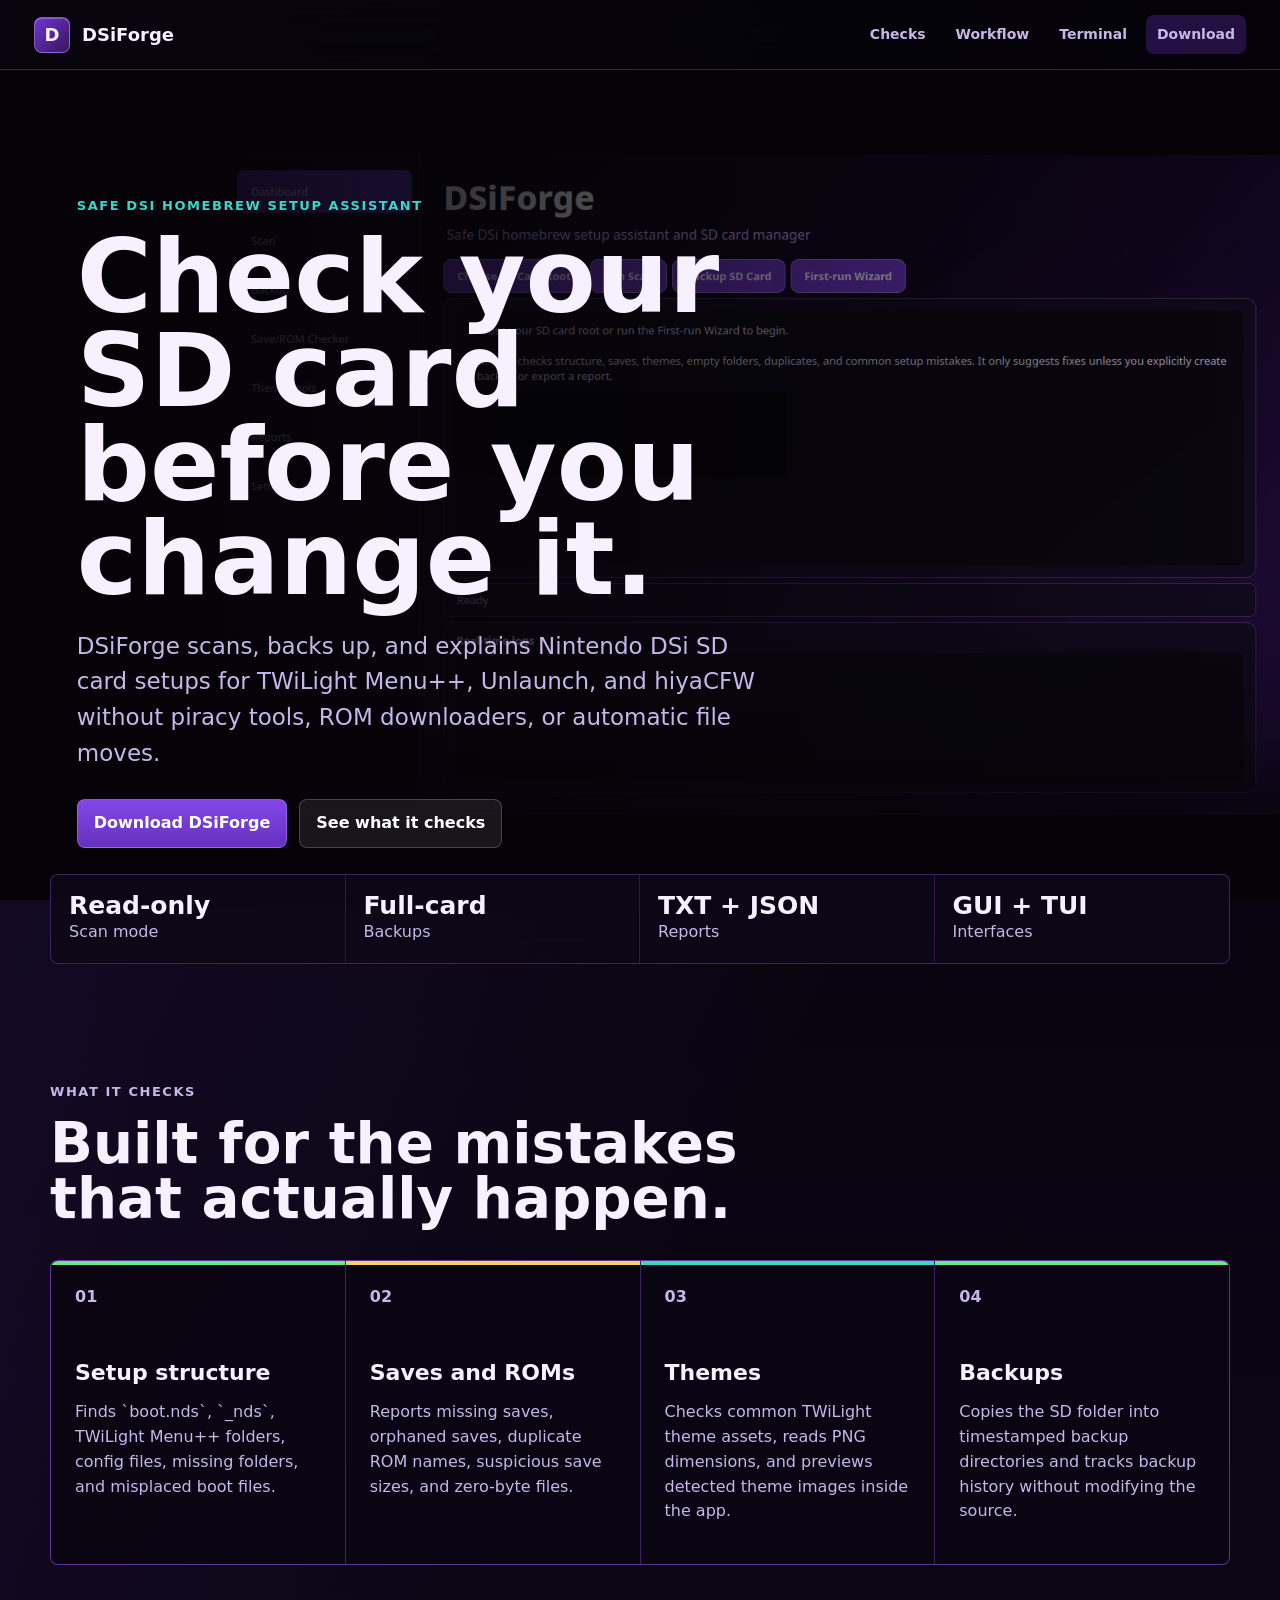
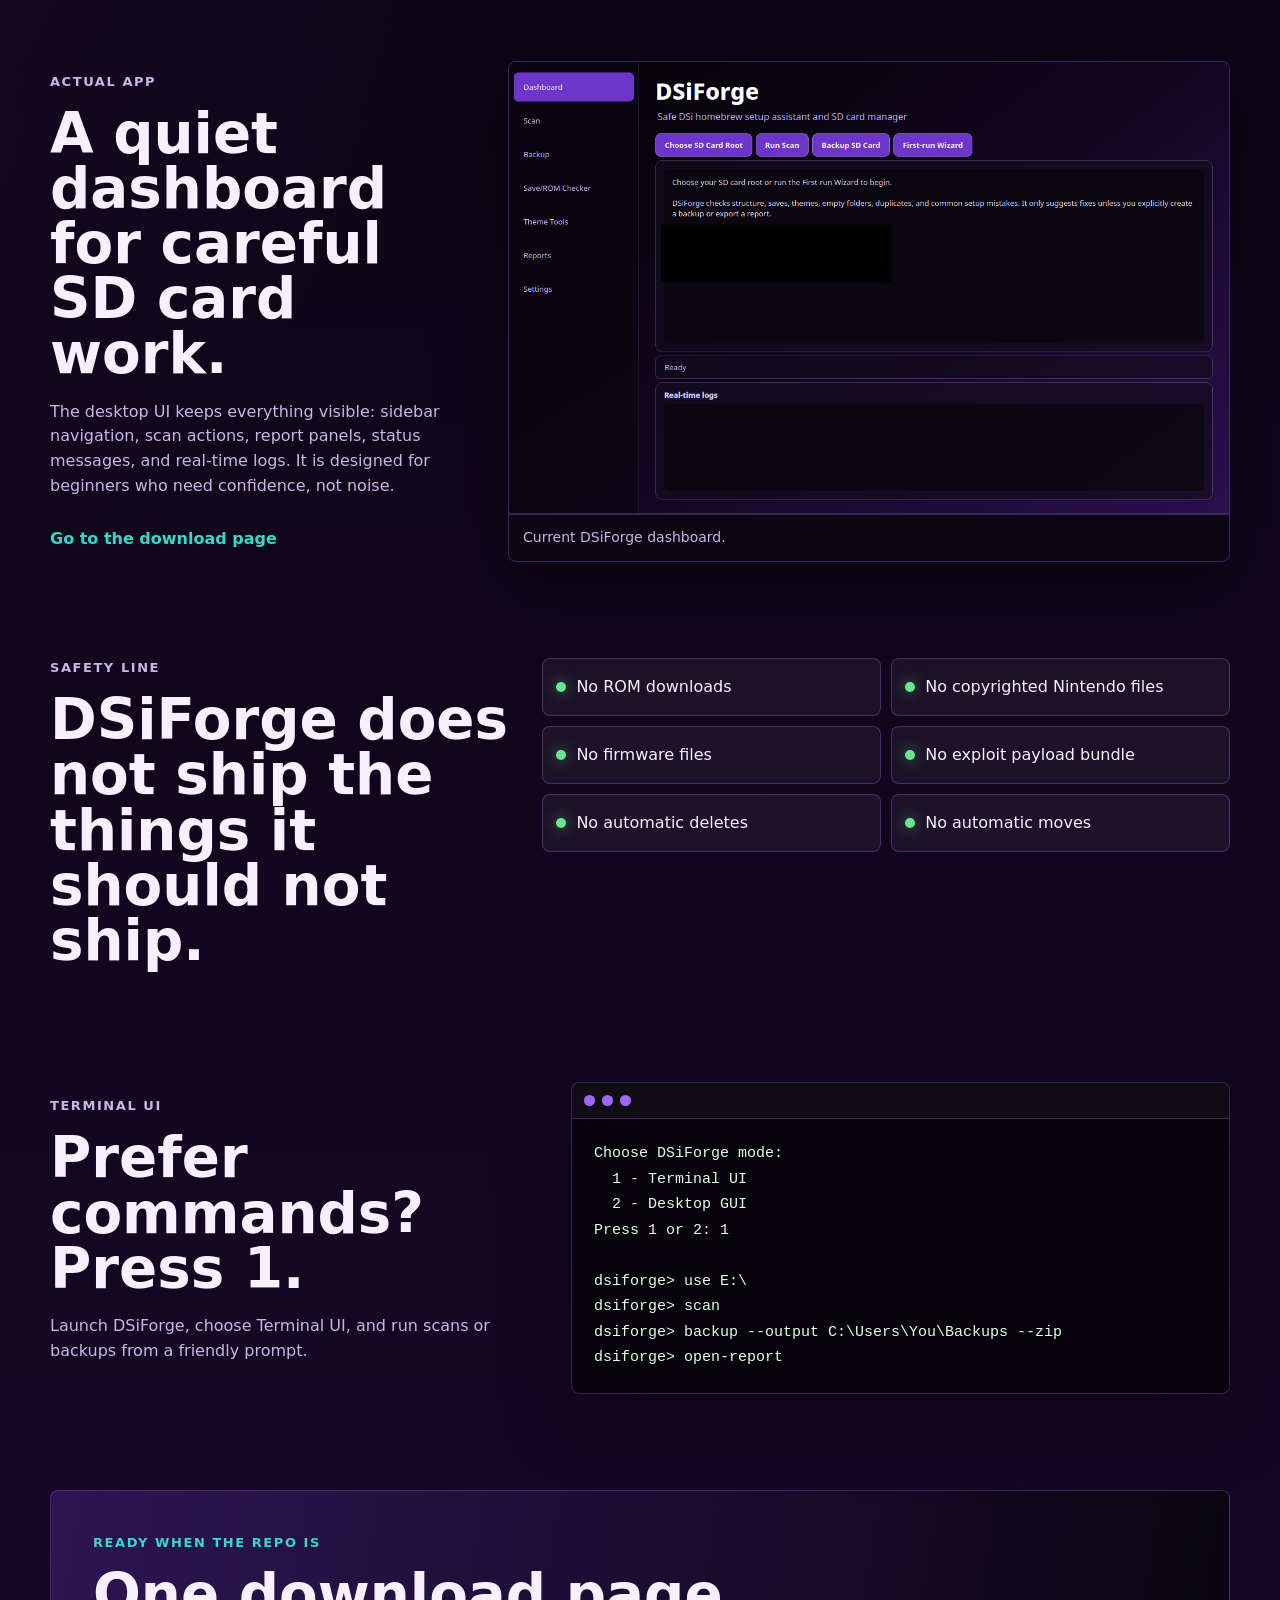
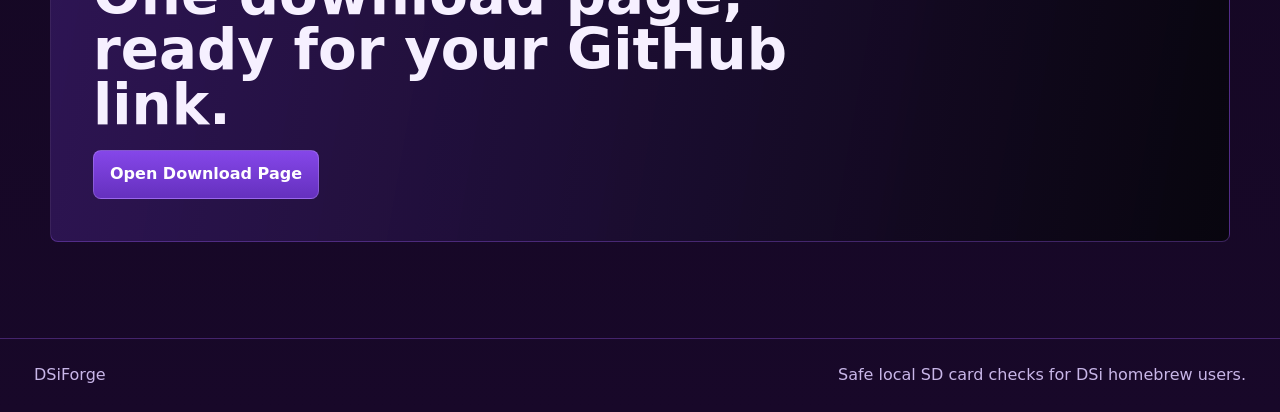
<file: index.html>
<!doctype html>
<html lang="en">
  <head>
    <meta charset="utf-8">
    <meta name="viewport" content="width=device-width, initial-scale=1">
    <title>DSiForge | Safe DSi SD Card Assistant</title>
    <meta
      name="description"
      content="DSiForge is a safe desktop app and terminal tool for checking, backing up, and organizing Nintendo DSi SD cards for homebrew setups."
    >
    <link rel="stylesheet" href="styles.css">
  </head>
  <body>
    <header class="site-header">
      <a class="brand" href="index.html" aria-label="DSiForge home">
        <span class="brand-mark">D</span>
        <span>DSiForge</span>
      </a>
      <nav class="nav" aria-label="Primary navigation">
        <a href="#checks">Checks</a>
        <a href="#workflow">Workflow</a>
        <a href="#terminal">Terminal</a>
        <a class="nav-download" href="download.html">Download</a>
      </nav>
    </header>

    <main>
      <section class="hero hero-home">
        <div class="hero-shade"></div>
        <div class="hero-content">
          <p class="eyebrow">Safe DSi homebrew setup assistant</p>
          <h1>Check your SD card before you change it.</h1>
          <p class="lede">
            DSiForge scans, backs up, and explains Nintendo DSi SD card setups for TWiLight Menu++, Unlaunch, and hiyaCFW without piracy tools, ROM downloaders, or automatic file moves.
          </p>
          <div class="hero-actions">
            <a class="button primary" href="download.html">Download DSiForge</a>
            <a class="button secondary" href="#checks">See what it checks</a>
          </div>
        </div>
      </section>

      <section class="trust-strip" aria-label="Safety highlights">
        <div><strong>Read-only</strong><span>Scan mode</span></div>
        <div><strong>Full-card</strong><span>Backups</span></div>
        <div><strong>TXT + JSON</strong><span>Reports</span></div>
        <div><strong>GUI + TUI</strong><span>Interfaces</span></div>
      </section>

      <section id="checks" class="section section-tight">
        <div class="section-kicker">
          <p class="eyebrow">What it checks</p>
          <h2>Built for the mistakes that actually happen.</h2>
        </div>
        <div class="check-board">
          <article class="check-item good">
            <span>01</span>
            <h3>Setup structure</h3>
            <p>Finds `boot.nds`, `_nds`, TWiLight Menu++ folders, config files, missing folders, and misplaced boot files.</p>
          </article>
          <article class="check-item warn">
            <span>02</span>
            <h3>Saves and ROMs</h3>
            <p>Reports missing saves, orphaned saves, duplicate ROM names, suspicious save sizes, and zero-byte files.</p>
          </article>
          <article class="check-item info">
            <span>03</span>
            <h3>Themes</h3>
            <p>Checks common TWiLight theme assets, reads PNG dimensions, and previews detected theme images inside the app.</p>
          </article>
          <article class="check-item good">
            <span>04</span>
            <h3>Backups</h3>
            <p>Copies the SD folder into timestamped backup directories and tracks backup history without modifying the source.</p>
          </article>
        </div>
      </section>

      <section id="workflow" class="section app-showcase">
        <div class="showcase-copy">
          <p class="eyebrow">Actual app</p>
          <h2>A quiet dashboard for careful SD card work.</h2>
          <p>
            The desktop UI keeps everything visible: sidebar navigation, scan actions, report panels, status messages, and real-time logs. It is designed for beginners who need confidence, not noise.
          </p>
          <a class="text-link" href="download.html">Go to the download page</a>
        </div>
        <figure class="screenshot-frame">
          <img src="assets/dsiforgemenu.png" alt="DSiForge dashboard screenshot">
          <figcaption>Current DSiForge dashboard.</figcaption>
        </figure>
      </section>

      <section id="safety" class="section safety-panel">
        <div>
          <p class="eyebrow">Safety line</p>
          <h2>DSiForge does not ship the things it should not ship.</h2>
        </div>
        <div class="safety-grid">
          <div><span class="status ok"></span>No ROM downloads</div>
          <div><span class="status ok"></span>No copyrighted Nintendo files</div>
          <div><span class="status ok"></span>No firmware files</div>
          <div><span class="status ok"></span>No exploit payload bundle</div>
          <div><span class="status ok"></span>No automatic deletes</div>
          <div><span class="status ok"></span>No automatic moves</div>
        </div>
      </section>

      <section id="terminal" class="section terminal-layout">
        <div class="section-kicker">
          <p class="eyebrow">Terminal UI</p>
          <h2>Prefer commands? Press 1.</h2>
          <p>Launch DSiForge, choose Terminal UI, and run scans or backups from a friendly prompt.</p>
        </div>
        <div class="terminal-window">
          <div class="terminal-bar"><span></span><span></span><span></span></div>
          <pre><code>Choose DSiForge mode:
  1 - Terminal UI
  2 - Desktop GUI
Press 1 or 2: 1

dsiforge&gt; use E:\
dsiforge&gt; scan
dsiforge&gt; backup --output C:\Users\You\Backups --zip
dsiforge&gt; open-report</code></pre>
        </div>
      </section>

      <section class="final-cta">
        <p class="eyebrow">Ready when the repo is</p>
        <h2>One download page, ready for your GitHub link.</h2>
        <a class="button primary" href="download.html">Open Download Page</a>
      </section>
    </main>

    <footer class="site-footer">
      <span>DSiForge</span>
      <span>Safe local SD card checks for DSi homebrew users.</span>
    </footer>

    <script src="script.js"></script>
  </body>
</html>
</file>
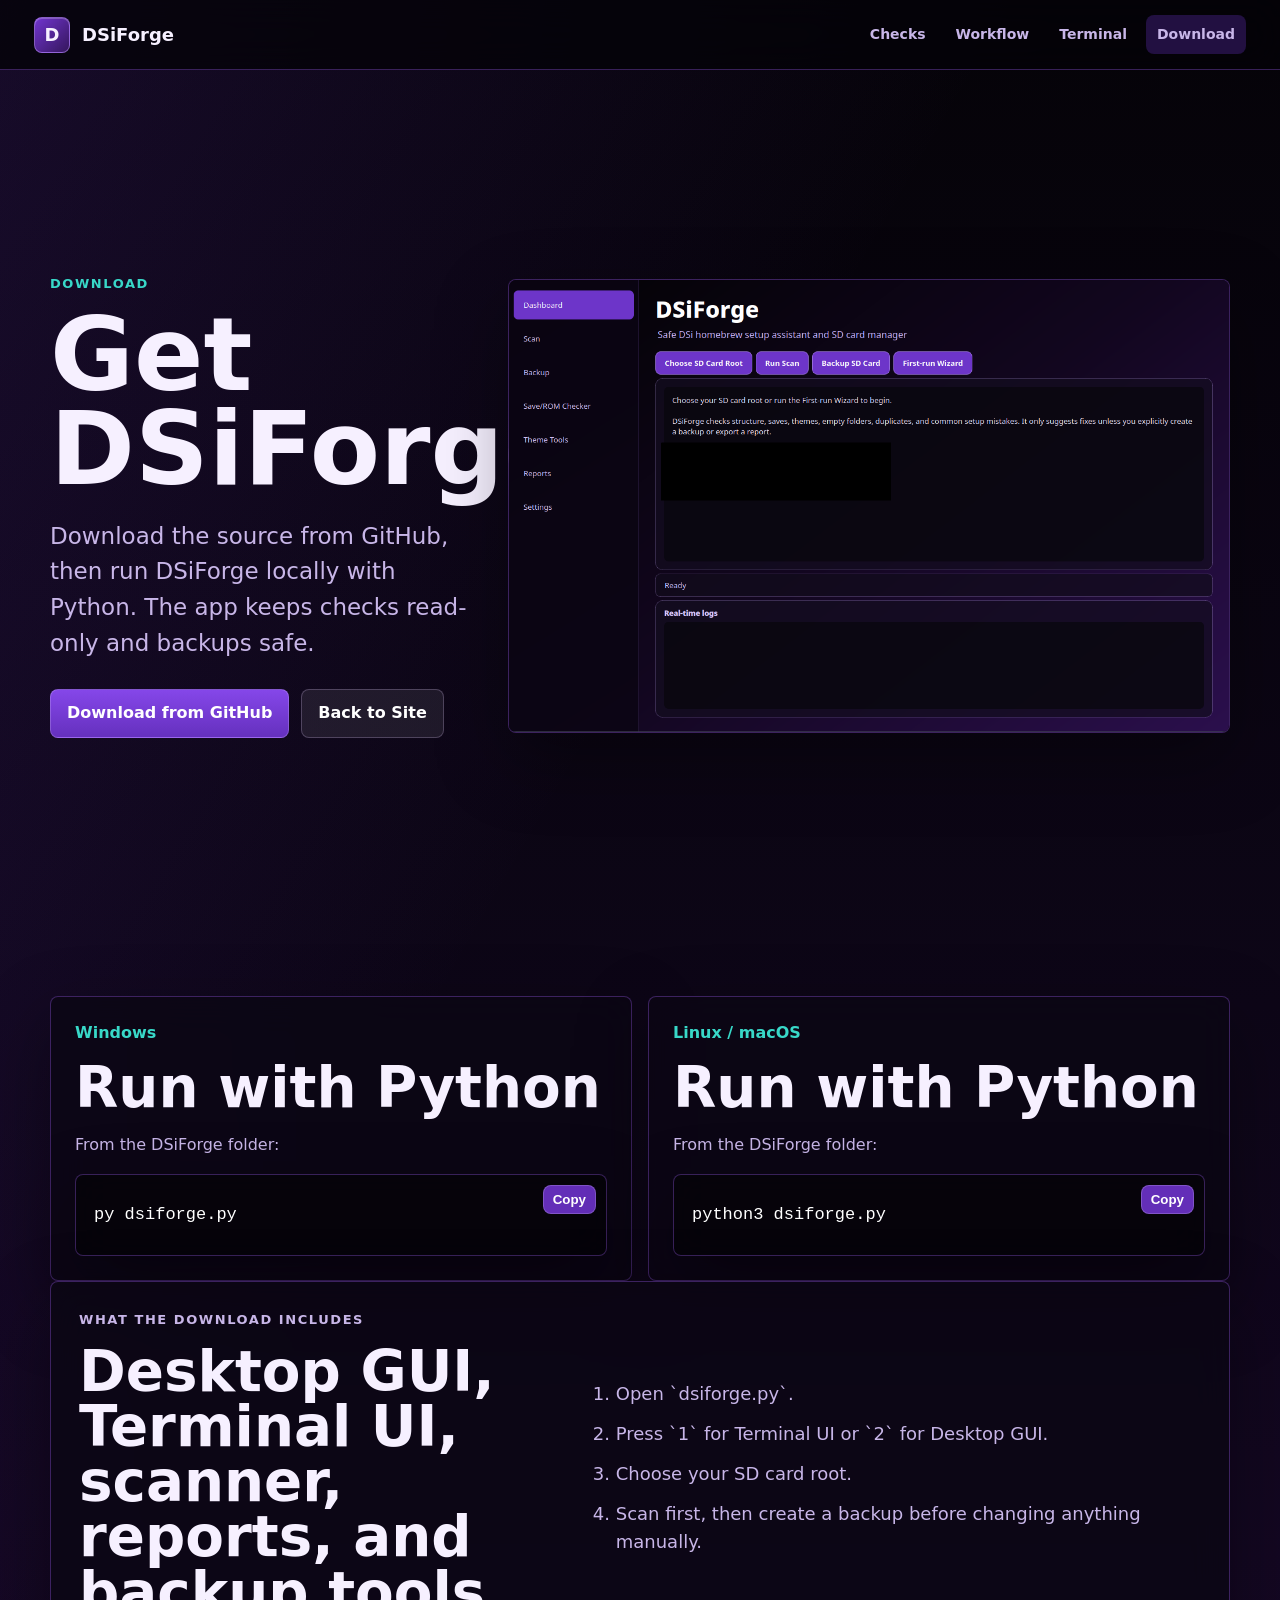
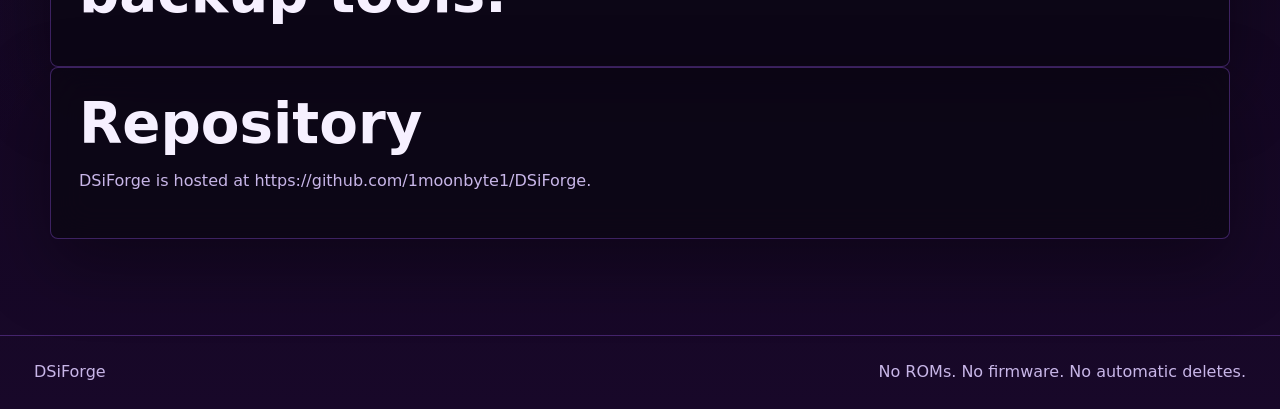
<file: download.html>
<!doctype html>
<html lang="en">
  <head>
    <meta charset="utf-8">
    <meta name="viewport" content="width=device-width, initial-scale=1">
    <title>Download DSiForge</title>
    <meta name="description" content="Download and run DSiForge, a safe DSi SD card checker and backup assistant.">
    <link rel="stylesheet" href="styles.css">
  </head>
  <body>
    <header class="site-header">
      <a class="brand" href="index.html" aria-label="DSiForge home">
        <span class="brand-mark">D</span>
        <span>DSiForge</span>
      </a>
      <nav class="nav" aria-label="Primary navigation">
        <a href="index.html#checks">Checks</a>
        <a href="index.html#workflow">Workflow</a>
        <a href="index.html#terminal">Terminal</a>
        <a class="nav-download" href="download.html">Download</a>
      </nav>
    </header>

    <main>
      <section class="download-hero">
        <div>
          <p class="eyebrow">Download</p>
          <h1>Get DSiForge</h1>
          <p class="lede">
            Download the source from GitHub, then run DSiForge locally with Python. The app keeps checks read-only and backups safe.
          </p>
          <div class="hero-actions">
            <a class="button primary download-link" href="#" data-download-button>Download from GitHub</a>
            <a class="button secondary" href="index.html">Back to Site</a>
          </div>
        </div>
        <figure class="download-preview">
          <img src="assets/dsiforgemenu.png" alt="DSiForge app dashboard">
        </figure>
      </section>

      <section class="section install-grid">
        <article class="install-card">
          <span>Windows</span>
          <h2>Run with Python</h2>
          <p>From the DSiForge folder:</p>
          <div class="command-card">
            <button class="copy-button" data-copy="py dsiforge.py">Copy</button>
            <code>py dsiforge.py</code>
          </div>
        </article>
        <article class="install-card">
          <span>Linux / macOS</span>
          <h2>Run with Python</h2>
          <p>From the DSiForge folder:</p>
          <div class="command-card">
            <button class="copy-button" data-copy="python dsiforge.py">Copy</button>
            <code>python3 dsiforge.py</code>
          </div>
        </article>
      </section>

      <section class="section release-panel">
        <div>
          <p class="eyebrow">What the download includes</p>
          <h2>Desktop GUI, Terminal UI, scanner, reports, and backup tools.</h2>
        </div>
        <ol class="release-list">
          <li>Open `dsiforge.py`.</li>
          <li>Press `1` for Terminal UI or `2` for Desktop GUI.</li>
          <li>Choose your SD card root.</li>
          <li>Scan first, then create a backup before changing anything manually.</li>
        </ol>
      </section>

      <section class="section pending-link">
        <h2>Repository</h2>
        <p>
          DSiForge is hosted at https://github.com/1moonbyte1/DSiForge.
        </p>
      </section>
    </main>

    <footer class="site-footer">
      <span>DSiForge</span>
      <span>No ROMs. No firmware. No automatic deletes.</span>
    </footer>

    <script src="script.js"></script>
  </body>
</html>
</file>
<file: styles.css>
:root {
  color-scheme: dark;
  --bg: #050308;
  --bg-2: #10071b;
  --panel: rgba(12, 7, 20, 0.82);
  --panel-2: rgba(25, 12, 42, 0.86);
  --line: rgba(156, 91, 241, 0.34);
  --line-strong: rgba(194, 151, 255, 0.52);
  --text: #f6f0ff;
  --muted: #c8b6e8;
  --purple: #7436d6;
  --purple-hot: #9f67ff;
  --green: #67e88f;
  --yellow: #f7d060;
  --red: #ff6b7a;
  --cyan: #38d8c8;
}

* {
  box-sizing: border-box;
}

html {
  scroll-behavior: smooth;
}

body {
  margin: 0;
  min-width: 320px;
  background:
    linear-gradient(120deg, rgba(116, 54, 214, 0.16), transparent 42%),
    linear-gradient(180deg, #050308 0%, #0d0617 50%, #180829 100%);
  color: var(--text);
  font-family: Inter, ui-sans-serif, system-ui, -apple-system, BlinkMacSystemFont, "Segoe UI", sans-serif;
  line-height: 1.55;
}

a {
  color: inherit;
  text-decoration: none;
}

code,
pre {
  font-family: "Cascadia Code", "SFMono-Regular", Consolas, monospace;
}

.site-header {
  position: sticky;
  top: 0;
  z-index: 20;
  display: flex;
  align-items: center;
  justify-content: space-between;
  min-height: 70px;
  padding: 0 34px;
  background: rgba(5, 3, 8, 0.78);
  border-bottom: 1px solid var(--line);
  backdrop-filter: blur(18px);
}

.brand,
.nav,
.hero-actions {
  display: flex;
  align-items: center;
}

.brand {
  gap: 12px;
  font-size: 18px;
  font-weight: 850;
}

.brand-mark {
  display: grid;
  width: 36px;
  height: 36px;
  place-items: center;
  border: 1px solid var(--line-strong);
  border-radius: 8px;
  background: linear-gradient(135deg, #7135cf, #35165d);
  box-shadow: inset 0 1px 0 rgba(255, 255, 255, 0.22);
}

.nav {
  gap: 8px;
}

.nav a {
  padding: 9px 11px;
  border-radius: 8px;
  color: var(--muted);
  font-size: 14px;
  font-weight: 650;
}

.nav a:hover,
.nav-download {
  background: rgba(116, 54, 214, 0.28);
  color: white;
}

.hero {
  position: relative;
  min-height: calc(100vh - 70px);
  display: grid;
  align-items: end;
  padding: 8vw 6vw 52px;
  overflow: hidden;
}

.hero-home {
  background:
    linear-gradient(90deg, rgba(5, 3, 8, 0.95) 0%, rgba(5, 3, 8, 0.76) 38%, rgba(5, 3, 8, 0.16) 100%),
    linear-gradient(0deg, rgba(5, 3, 8, 0.95) 0%, rgba(5, 3, 8, 0.12) 36%),
    url("assets/dsiforgemenu.png") center right / min(82vw, 1240px) auto no-repeat,
    #050308;
}

.hero-shade {
  position: absolute;
  inset: auto 0 0;
  height: 18vh;
  background: linear-gradient(0deg, #050308, transparent);
  pointer-events: none;
}

.hero-content {
  position: relative;
  z-index: 1;
  width: min(760px, 100%);
}

.eyebrow {
  margin: 0 0 14px;
  color: var(--cyan);
  font-size: 13px;
  font-weight: 850;
  letter-spacing: 0.12em;
  text-transform: uppercase;
}

h1,
h2,
h3,
p {
  margin-top: 0;
}

h1 {
  margin-bottom: 22px;
  max-width: 900px;
  font-size: clamp(48px, 8vw, 106px);
  line-height: 0.92;
  letter-spacing: 0;
}

h2 {
  margin-bottom: 18px;
  font-size: clamp(31px, 4.4vw, 62px);
  line-height: 0.98;
  letter-spacing: 0;
}

h3 {
  margin-bottom: 10px;
  font-size: 22px;
}

.lede {
  max-width: 690px;
  color: var(--muted);
  font-size: clamp(18px, 2vw, 23px);
}

.hero-actions {
  flex-wrap: wrap;
  gap: 12px;
  margin-top: 28px;
}

.button,
.copy-button {
  border: 1px solid rgba(227, 205, 255, 0.24);
  border-radius: 8px;
  cursor: pointer;
  font-weight: 850;
  transition: transform 160ms ease, border-color 160ms ease, background 160ms ease;
}

.button {
  display: inline-flex;
  align-items: center;
  min-height: 46px;
  padding: 11px 16px;
}

.button:hover,
.copy-button:hover {
  transform: translateY(-1px);
  border-color: rgba(236, 221, 255, 0.55);
}

.button:active,
.copy-button:active {
  transform: translateY(1px);
}

.primary {
  background: linear-gradient(180deg, #8547e9, #6530be);
  color: white;
}

.secondary {
  background: rgba(255, 255, 255, 0.08);
  color: white;
}

.trust-strip {
  display: grid;
  grid-template-columns: repeat(4, 1fr);
  width: min(1180px, calc(100% - 40px));
  margin: -26px auto 0;
  border: 1px solid var(--line);
  border-radius: 8px;
  background: rgba(14, 8, 23, 0.92);
  backdrop-filter: blur(18px);
  position: relative;
  z-index: 2;
}

.trust-strip div {
  display: grid;
  gap: 2px;
  padding: 18px;
  border-right: 1px solid rgba(156, 91, 241, 0.22);
}

.trust-strip div:last-child {
  border-right: 0;
}

.trust-strip strong {
  font-size: 25px;
  line-height: 1;
}

.trust-strip span,
.section p,
.check-item p,
.install-card p,
.pending-link p {
  color: var(--muted);
}

.section {
  width: min(1180px, calc(100% - 40px));
  margin: 0 auto;
  padding: 96px 0 0;
}

.section-tight {
  padding-top: 118px;
}

.section-kicker {
  max-width: 820px;
}

.check-board {
  display: grid;
  grid-template-columns: repeat(4, 1fr);
  gap: 1px;
  margin-top: 34px;
  overflow: hidden;
  border: 1px solid var(--line);
  border-radius: 8px;
  background: var(--line);
}

.check-item {
  min-height: 290px;
  padding: 24px;
  background: rgba(9, 5, 15, 0.96);
}

.check-item span {
  display: inline-block;
  margin-bottom: 46px;
  color: var(--muted);
  font-weight: 850;
}

.check-item.good {
  box-shadow: inset 0 4px 0 var(--green);
}

.check-item.warn {
  box-shadow: inset 0 4px 0 var(--yellow);
}

.check-item.info {
  box-shadow: inset 0 4px 0 var(--cyan);
}

.app-showcase,
.terminal-layout,
.download-hero,
.release-panel {
  display: grid;
  grid-template-columns: minmax(0, 0.74fr) minmax(420px, 1.26fr);
  gap: 34px;
  align-items: center;
}

.showcase-copy {
  max-width: 540px;
}

.text-link {
  display: inline-flex;
  margin-top: 12px;
  color: var(--cyan);
  font-weight: 850;
}

.screenshot-frame,
.download-preview,
.terminal-window,
.install-card,
.release-panel,
.pending-link,
.command-card {
  border: 1px solid var(--line);
  border-radius: 8px;
  background: var(--panel);
  box-shadow: 0 26px 70px rgba(0, 0, 0, 0.34);
  backdrop-filter: blur(18px);
}

.screenshot-frame,
.download-preview {
  overflow: hidden;
  margin: 0;
}

.screenshot-frame img,
.download-preview img {
  display: block;
  width: 100%;
}

.screenshot-frame figcaption {
  padding: 12px 14px;
  border-top: 1px solid var(--line);
  color: var(--muted);
  font-size: 14px;
}

.safety-panel {
  display: grid;
  grid-template-columns: 0.8fr 1.2fr;
  gap: 34px;
  align-items: start;
}

.safety-grid {
  display: grid;
  grid-template-columns: 1fr 1fr;
  gap: 10px;
}

.safety-grid div {
  display: flex;
  gap: 10px;
  align-items: center;
  min-height: 58px;
  padding: 13px;
  border: 1px solid var(--line);
  border-radius: 8px;
  background: rgba(255, 255, 255, 0.05);
}

.status {
  width: 10px;
  height: 10px;
  border-radius: 999px;
}

.status.ok {
  background: var(--green);
  box-shadow: 0 0 14px rgba(103, 232, 143, 0.55);
}

.terminal-layout {
  grid-template-columns: minmax(0, 0.85fr) minmax(420px, 1.15fr);
}

.terminal-window {
  overflow: hidden;
  background: #06040a;
}

.terminal-bar {
  display: flex;
  gap: 7px;
  padding: 12px;
  border-bottom: 1px solid var(--line);
  background: rgba(255, 255, 255, 0.04);
}

.terminal-bar span {
  width: 11px;
  height: 11px;
  border-radius: 999px;
  background: var(--purple-hot);
}

pre {
  overflow-x: auto;
  margin: 0;
  padding: 22px;
  color: #dfffe8;
  font-size: 15px;
  line-height: 1.7;
}

.final-cta {
  width: min(1180px, calc(100% - 40px));
  margin: 96px auto;
  padding: 42px;
  border: 1px solid var(--line);
  border-radius: 8px;
  background:
    linear-gradient(100deg, rgba(116, 54, 214, 0.32), rgba(8, 5, 13, 0.88)),
    var(--panel);
}

.final-cta h2 {
  max-width: 780px;
}

.download-hero {
  width: min(1180px, calc(100% - 40px));
  min-height: calc(100vh - 70px);
  margin: 0 auto;
  padding: 76px 0 34px;
}

.download-preview {
  align-self: center;
}

.install-grid {
  display: grid;
  grid-template-columns: 1fr 1fr;
  gap: 16px;
}

.install-card {
  padding: 24px;
}

.install-card > span {
  display: inline-flex;
  margin-bottom: 14px;
  color: var(--cyan);
  font-weight: 850;
}

.command-card {
  position: relative;
  display: flex;
  align-items: center;
  min-height: 82px;
  padding: 18px;
  background: rgba(6, 4, 10, 0.9);
}

.command-card code {
  color: white;
  font-size: 17px;
}

.copy-button {
  position: absolute;
  top: 10px;
  right: 10px;
  padding: 6px 9px;
  background: rgba(116, 54, 214, 0.86);
  color: white;
}

.release-panel {
  grid-template-columns: 0.88fr 1.12fr;
  padding: 28px;
}

.release-list {
  margin: 0;
  padding-left: 24px;
  color: var(--muted);
  font-size: 18px;
}

.release-list li {
  margin-bottom: 12px;
}

.pending-link {
  margin-bottom: 96px;
  padding: 28px;
}

.site-footer {
  display: flex;
  justify-content: space-between;
  gap: 16px;
  padding: 24px 34px;
  border-top: 1px solid var(--line);
  color: var(--muted);
}

@media (max-width: 980px) {
  .site-header {
    position: static;
    align-items: flex-start;
    flex-direction: column;
    gap: 12px;
    padding: 18px 20px;
  }

  .nav {
    flex-wrap: wrap;
  }

  .hero-home {
    background:
      linear-gradient(180deg, rgba(5, 3, 8, 0.42), rgba(5, 3, 8, 0.96)),
      url("assets/dsiforgemenu.png") top center / 980px auto no-repeat,
      #050308;
    align-items: end;
    padding-top: 360px;
  }

  .trust-strip,
  .check-board,
  .app-showcase,
  .safety-panel,
  .terminal-layout,
  .download-hero,
  .install-grid,
  .release-panel {
    grid-template-columns: 1fr;
  }

  .trust-strip div {
    border-right: 0;
    border-bottom: 1px solid rgba(156, 91, 241, 0.22);
  }

  .trust-strip div:last-child {
    border-bottom: 0;
  }
}

@media (max-width: 620px) {
  .hero,
  .download-hero {
    min-height: auto;
  }

  .hero-home {
    padding: 280px 20px 42px;
    background-size: 760px auto;
  }

  .section,
  .trust-strip,
  .final-cta,
  .download-hero {
    width: min(100% - 28px, 1180px);
  }

  h1 {
    font-size: 46px;
  }

  .safety-grid {
    grid-template-columns: 1fr;
  }

  .site-footer {
    flex-direction: column;
  }
}
</file>
